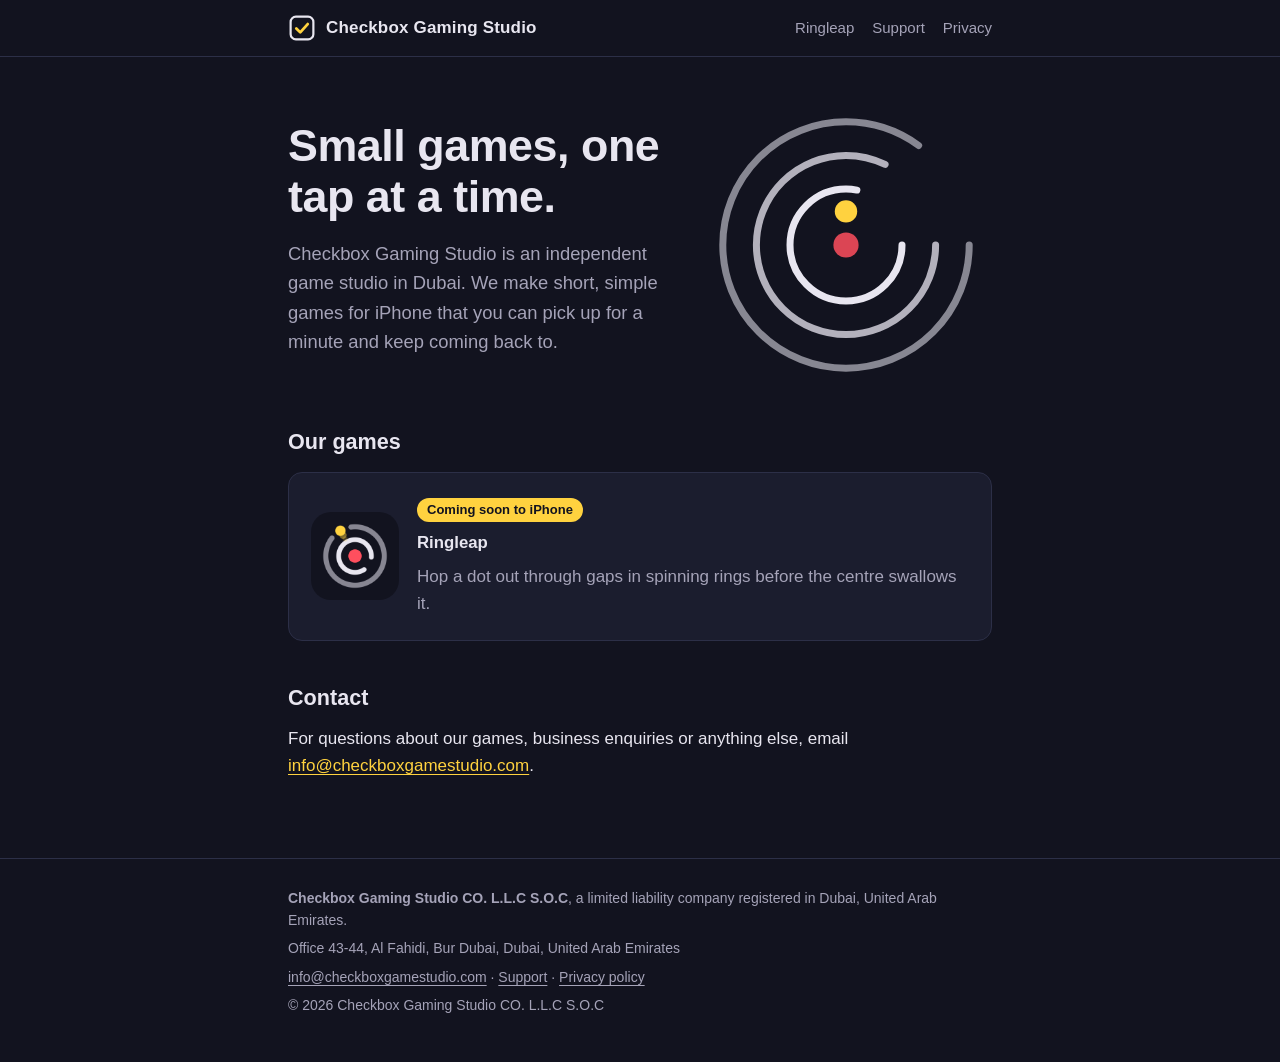
<file: index.html>
<!doctype html>
<html lang="en">
<head>
  <meta charset="utf-8">
  <meta name="viewport" content="width=device-width, initial-scale=1">
  <title>Checkbox Gaming Studio</title>
  <meta name="description" content="Checkbox Gaming Studio is an independent game studio in Dubai making small, simple games for iPhone.">
  <link rel="icon" href="/assets/favicon.svg" type="image/svg+xml">
  <link rel="stylesheet" href="/assets/style.css">
</head>
<body>
  <header class="site-header">
    <div class="wrap">
      <a class="brand" href="/">
        <svg viewBox="0 0 32 32" aria-hidden="true"><rect x="3" y="3" width="26" height="26" rx="6" fill="none" stroke="#e8e6f0" stroke-width="2.5"/><path d="M9.5 16.5l4.5 4.5 8.5-9.5" fill="none" stroke="#ffd23f" stroke-width="3.2" stroke-linecap="round" stroke-linejoin="round"/></svg>
        Checkbox Gaming Studio
      </a>
      <nav class="nav" aria-label="Main">
        <a href="/ringleap/">Ringleap</a>
        <a href="/support/">Support</a>
        <a href="/privacy/">Privacy</a>
      </nav>
    </div>
  </header>

  <main>
    <div class="wrap">
      <section class="hero">
        <div>
          <h1>Small games, one tap at a time.</h1>
          <p class="lead">Checkbox Gaming Studio is an independent game studio in Dubai. We make short, simple games for iPhone that you can pick up for a minute and keep coming back to.</p>
        </div>
        <svg class="orbit" viewBox="0 0 200 200" role="img" aria-label="Rotating rings with gaps, and a yellow dot orbiting inside them">
          <circle class="ring r1" cx="100" cy="100" r="88" stroke-width="5" stroke-dasharray="470 83" opacity="0.55"/>
          <circle class="ring r2" cx="100" cy="100" r="64" stroke-width="5" stroke-dasharray="330 72" opacity="0.75"/>
          <circle class="ring r3" cx="100" cy="100" r="40" stroke-width="5" stroke-dasharray="196 55"/>
          <g class="dot-path"><circle cx="100" cy="76" r="8" fill="#ffd23f"/></g>
          <circle cx="100" cy="100" r="9" fill="#ff4f5e" opacity="0.85"/>
        </svg>
      </section>

      <h2>Our games</h2>
      <a class="card game-card" href="/ringleap/" style="text-decoration:none;color:inherit">
        <img src="/assets/ringleap-icon.png" alt="Ringleap app icon" width="88" height="88">
        <div>
          <span class="badge">Coming soon to iPhone</span>
          <h3>Ringleap</h3>
          <p class="muted">Hop a dot out through gaps in spinning rings before the centre swallows it.</p>
        </div>
      </a>

      <h2>Contact</h2>
      <p>For questions about our games, business enquiries or anything else, email <a href="mailto:info@checkboxgamestudio.com">info@checkboxgamestudio.com</a>.</p>
    </div>
  </main>

  <footer class="site-footer">
    <div class="wrap">
      <p><strong>Checkbox Gaming Studio CO. L.L.C S.O.C</strong>, a limited liability company registered in Dubai, United Arab Emirates.</p>
      <p>Office 43-44, Al Fahidi, Bur Dubai, Dubai, United Arab Emirates</p>
      <p><a href="mailto:info@checkboxgamestudio.com">info@checkboxgamestudio.com</a> · <a href="/support/">Support</a> · <a href="/privacy/">Privacy policy</a></p>
      <p>© 2026 Checkbox Gaming Studio CO. L.L.C S.O.C</p>
    </div>
  </footer>
</body>
</html>
</file>
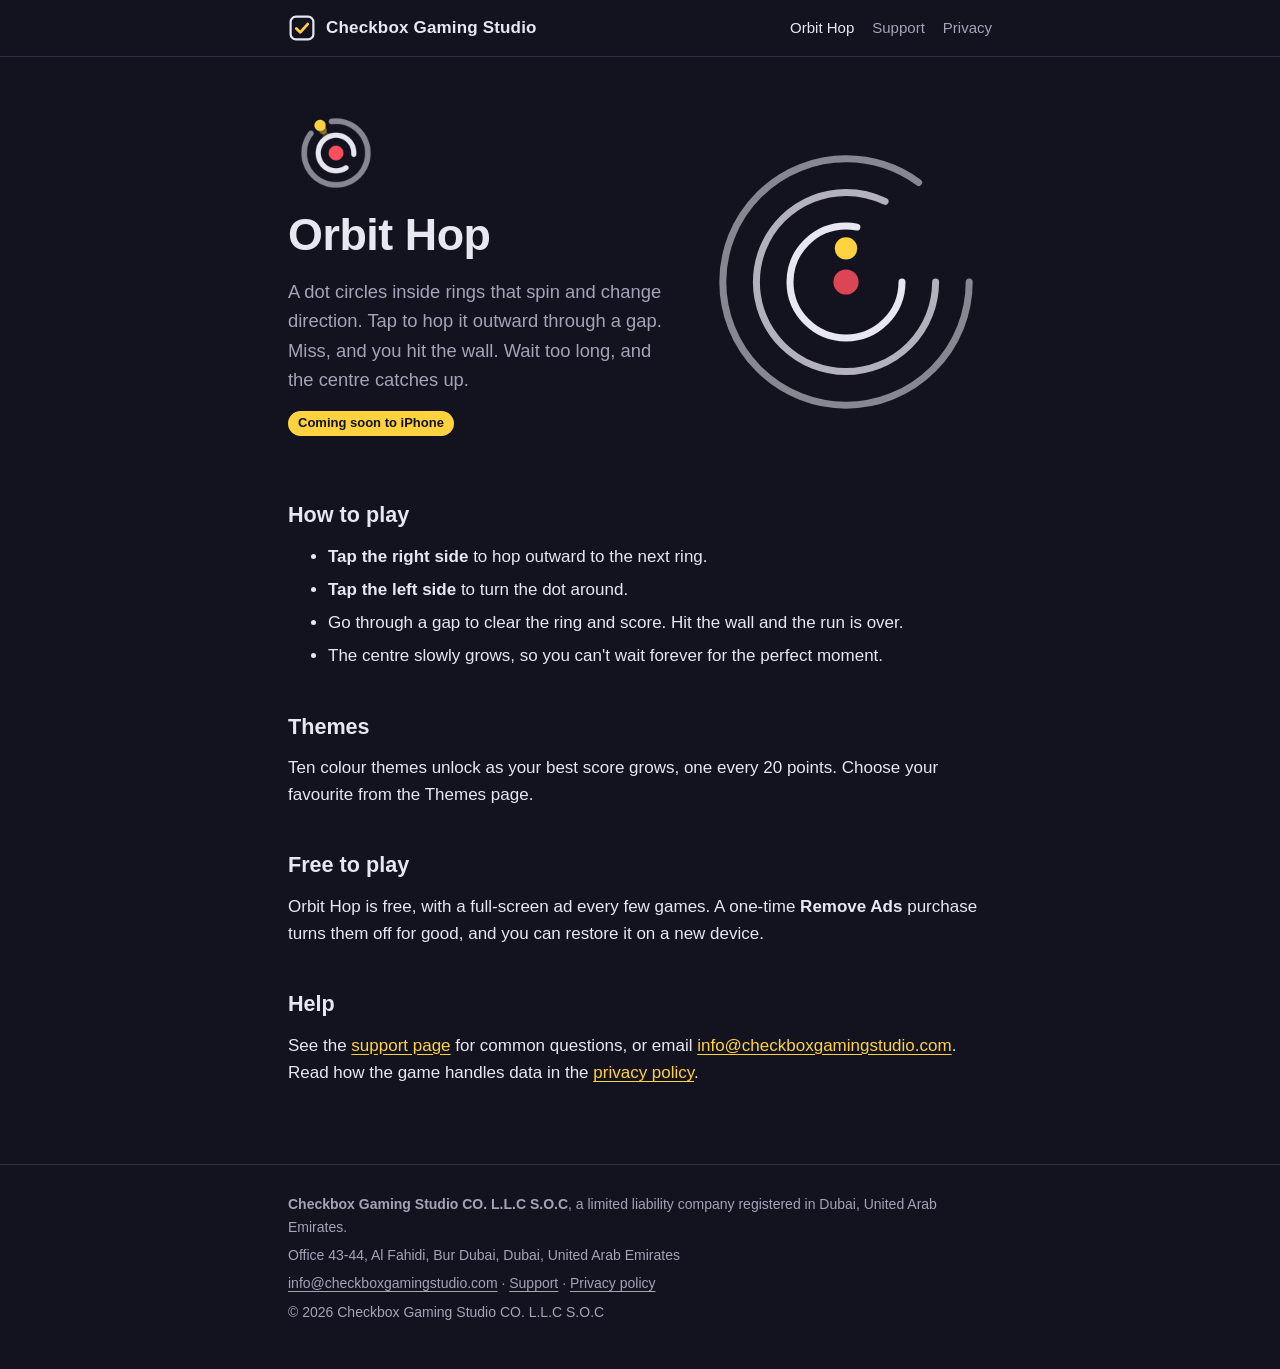
<file: orbit-hop/index.html>
<!doctype html>
<html lang="en">
<head>
  <meta charset="utf-8">
  <meta name="viewport" content="width=device-width, initial-scale=1">
  <title>Orbit Hop · Checkbox Gaming Studio</title>
  <meta name="description" content="Orbit Hop is a one-tap game for iPhone: hop a dot out through gaps in spinning rings before the centre swallows it.">
  <link rel="icon" href="/assets/favicon.svg" type="image/svg+xml">
  <link rel="stylesheet" href="/assets/style.css">
</head>
<body>
  <header class="site-header">
    <div class="wrap">
      <a class="brand" href="/">
        <svg viewBox="0 0 32 32" aria-hidden="true"><rect x="3" y="3" width="26" height="26" rx="6" fill="none" stroke="#e8e6f0" stroke-width="2.5"/><path d="M9.5 16.5l4.5 4.5 8.5-9.5" fill="none" stroke="#ffd23f" stroke-width="3.2" stroke-linecap="round" stroke-linejoin="round"/></svg>
        Checkbox Gaming Studio
      </a>
      <nav class="nav" aria-label="Main">
        <a href="/orbit-hop/" aria-current="page">Orbit Hop</a>
        <a href="/support/">Support</a>
        <a href="/privacy/">Privacy</a>
      </nav>
    </div>
  </header>

  <main>
    <div class="wrap">
      <section class="hero">
        <div>
          <img src="/assets/orbit-hop-icon.png" alt="Orbit Hop app icon" width="96" height="96" style="border-radius:22px">
          <h1>Orbit Hop</h1>
          <p class="lead">A dot circles inside rings that spin and change direction. Tap to hop it outward through a gap. Miss, and you hit the wall. Wait too long, and the centre catches up.</p>
          <p><span class="badge">Coming soon to iPhone</span></p>
        </div>
        <svg class="orbit" viewBox="0 0 200 200" role="img" aria-label="Rotating rings with gaps, and a yellow dot orbiting inside them">
          <circle class="ring r1" cx="100" cy="100" r="88" stroke-width="5" stroke-dasharray="470 83" opacity="0.55"/>
          <circle class="ring r2" cx="100" cy="100" r="64" stroke-width="5" stroke-dasharray="330 72" opacity="0.75"/>
          <circle class="ring r3" cx="100" cy="100" r="40" stroke-width="5" stroke-dasharray="196 55"/>
          <g class="dot-path"><circle cx="100" cy="76" r="8" fill="#ffd23f"/></g>
          <circle cx="100" cy="100" r="9" fill="#ff4f5e" opacity="0.85"/>
        </svg>
      </section>

      <h2>How to play</h2>
      <ul>
        <li><strong>Tap the right side</strong> to hop outward to the next ring.</li>
        <li><strong>Tap the left side</strong> to turn the dot around.</li>
        <li>Go through a gap to clear the ring and score. Hit the wall and the run is over.</li>
        <li>The centre slowly grows, so you can't wait forever for the perfect moment.</li>
      </ul>

      <h2>Themes</h2>
      <p>Ten colour themes unlock as your best score grows, one every 20 points. Choose your favourite from the Themes page.</p>

      <h2>Free to play</h2>
      <p>Orbit Hop is free, with a full-screen ad every few games. A one-time <strong>Remove Ads</strong> purchase turns them off for good, and you can restore it on a new device.</p>

      <h2>Help</h2>
      <p>See the <a href="/support/">support page</a> for common questions, or email <a href="mailto:info@checkboxgamingstudio.com">info@checkboxgamingstudio.com</a>. Read how the game handles data in the <a href="/privacy/">privacy policy</a>.</p>
    </div>
  </main>

  <footer class="site-footer">
    <div class="wrap">
      <p><strong>Checkbox Gaming Studio CO. L.L.C S.O.C</strong>, a limited liability company registered in Dubai, United Arab Emirates.</p>
      <p>Office 43-44, Al Fahidi, Bur Dubai, Dubai, United Arab Emirates</p>
      <p><a href="mailto:info@checkboxgamingstudio.com">info@checkboxgamingstudio.com</a> · <a href="/support/">Support</a> · <a href="/privacy/">Privacy policy</a></p>
      <p>© 2026 Checkbox Gaming Studio CO. L.L.C S.O.C</p>
    </div>
  </footer>
</body>
</html>
</file>
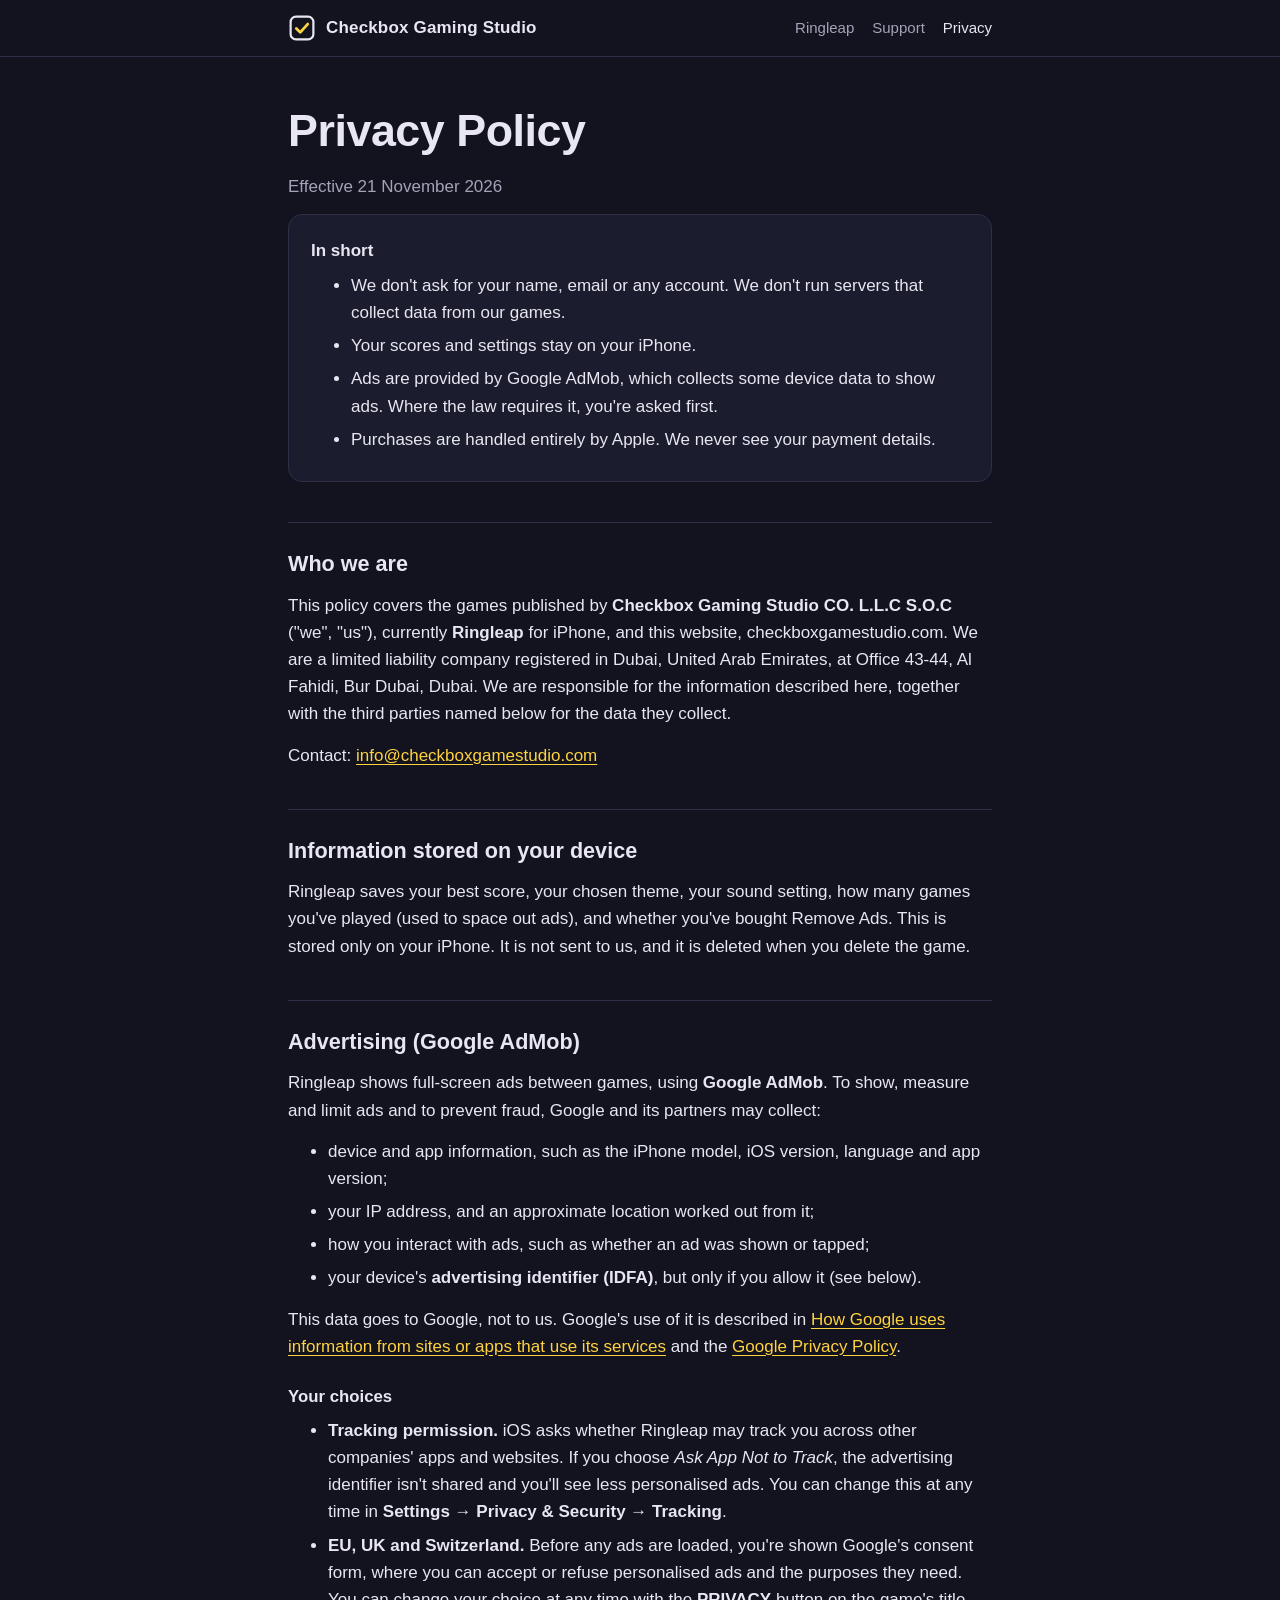
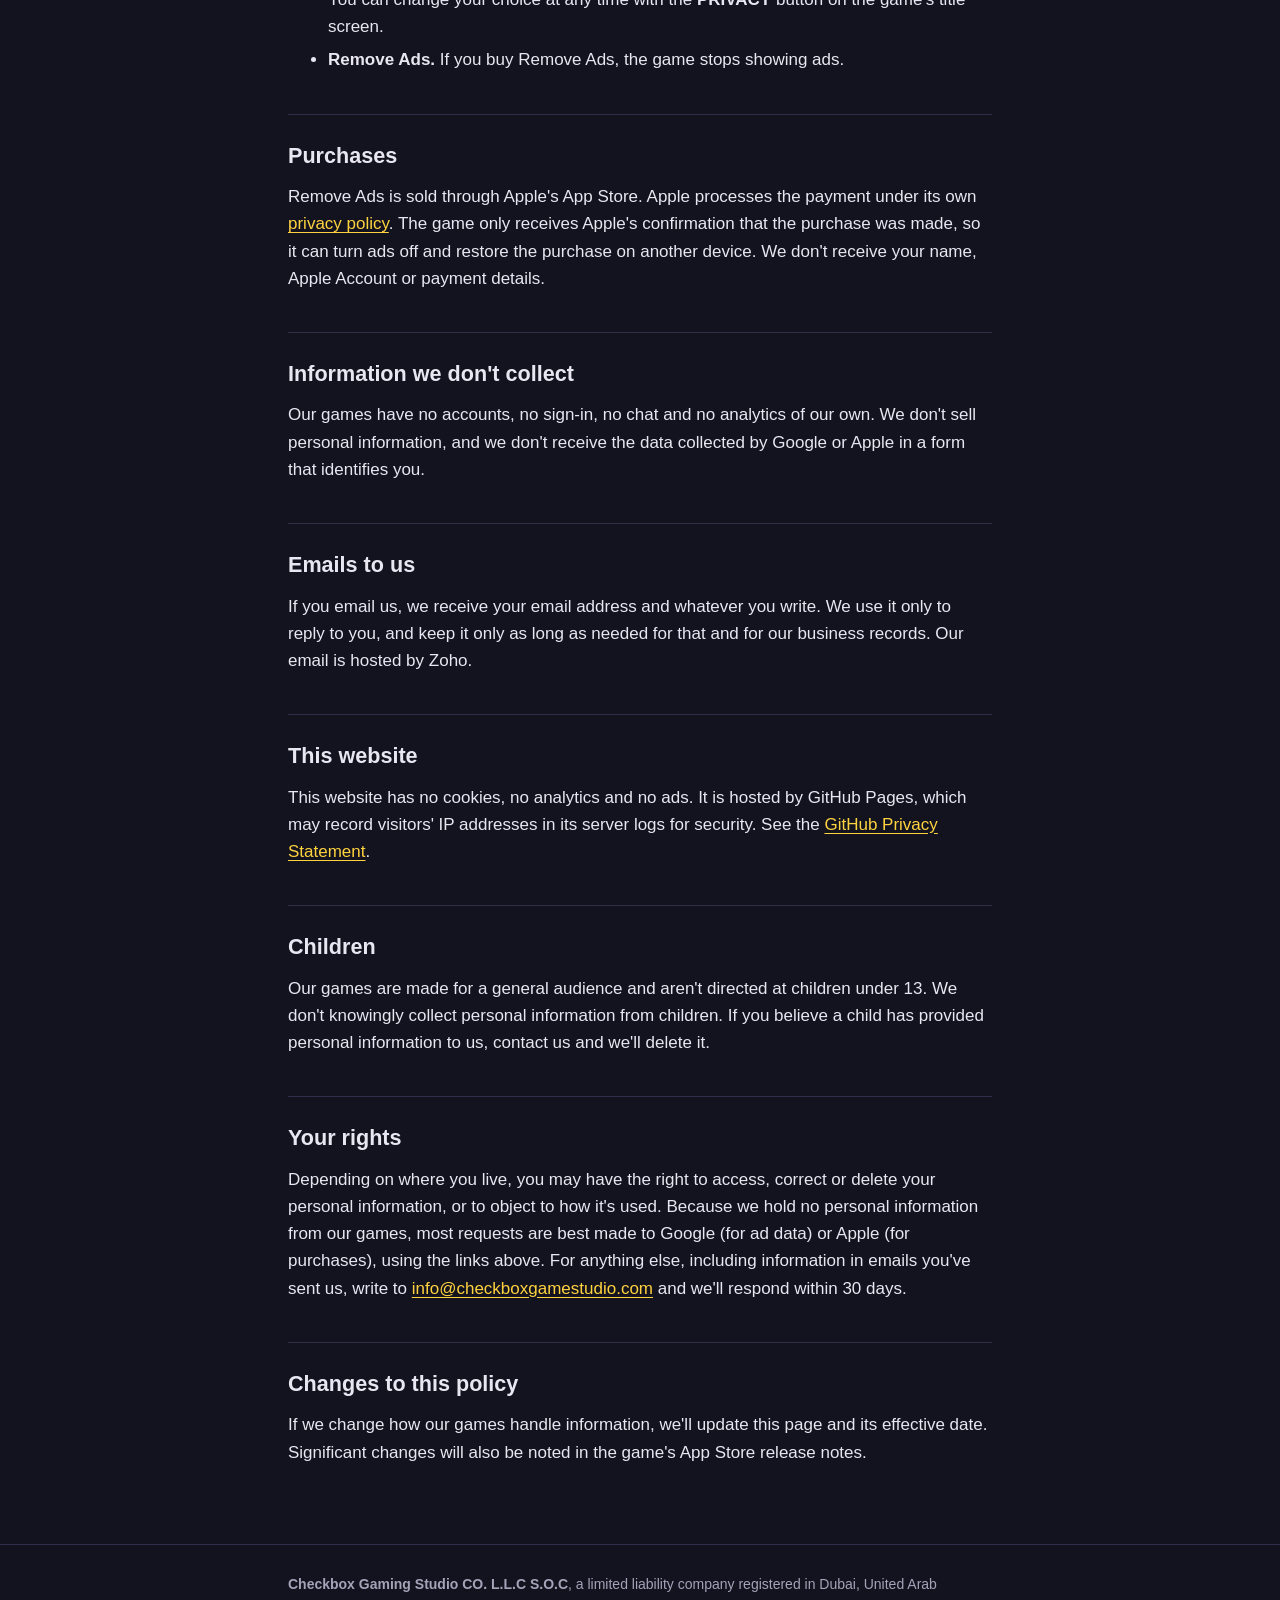
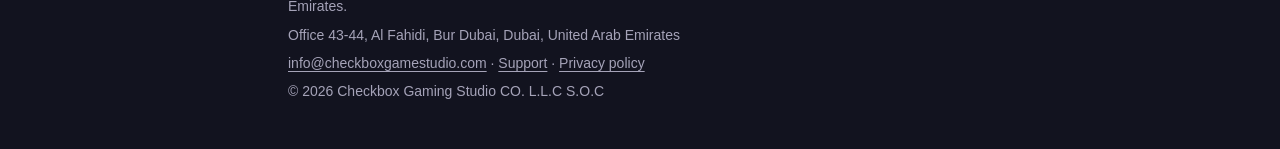
<file: privacy/index.html>
<!doctype html>
<html lang="en">
<head>
  <meta charset="utf-8">
  <meta name="viewport" content="width=device-width, initial-scale=1">
  <title>Privacy Policy · Checkbox Gaming Studio</title>
  <meta name="description" content="How Checkbox Gaming Studio's games and website handle your information.">
  <link rel="icon" href="/assets/favicon.svg" type="image/svg+xml">
  <link rel="stylesheet" href="/assets/style.css">
</head>
<body>
  <header class="site-header">
    <div class="wrap">
      <a class="brand" href="/">
        <svg viewBox="0 0 32 32" aria-hidden="true"><rect x="3" y="3" width="26" height="26" rx="6" fill="none" stroke="#e8e6f0" stroke-width="2.5"/><path d="M9.5 16.5l4.5 4.5 8.5-9.5" fill="none" stroke="#ffd23f" stroke-width="3.2" stroke-linecap="round" stroke-linejoin="round"/></svg>
        Checkbox Gaming Studio
      </a>
      <nav class="nav" aria-label="Main">
        <a href="/ringleap/">Ringleap</a>
        <a href="/support/">Support</a>
        <a href="/privacy/" aria-current="page">Privacy</a>
      </nav>
    </div>
  </header>

  <main class="legal">
    <div class="wrap">
      <h1>Privacy Policy</h1>
      <p class="muted">Effective 21 November 2026</p>

      <div class="card">
        <p style="margin-bottom:8px"><strong>In short</strong></p>
        <ul style="margin:0">
          <li>We don't ask for your name, email or any account. We don't run servers that collect data from our games.</li>
          <li>Your scores and settings stay on your iPhone.</li>
          <li>Ads are provided by Google AdMob, which collects some device data to show ads. Where the law requires it, you're asked first.</li>
          <li>Purchases are handled entirely by Apple. We never see your payment details.</li>
        </ul>
      </div>

      <h2>Who we are</h2>
      <p>This policy covers the games published by <strong>Checkbox Gaming Studio CO. L.L.C S.O.C</strong> ("we", "us"), currently <strong>Ringleap</strong> for iPhone, and this website, checkboxgamestudio.com. We are a limited liability company registered in Dubai, United Arab Emirates, at Office 43-44, Al Fahidi, Bur Dubai, Dubai. We are responsible for the information described here, together with the third parties named below for the data they collect.</p>
      <p>Contact: <a href="mailto:info@checkboxgamestudio.com">info@checkboxgamestudio.com</a></p>

      <h2>Information stored on your device</h2>
      <p>Ringleap saves your best score, your chosen theme, your sound setting, how many games you've played (used to space out ads), and whether you've bought Remove Ads. This is stored only on your iPhone. It is not sent to us, and it is deleted when you delete the game.</p>

      <h2>Advertising (Google AdMob)</h2>
      <p>Ringleap shows full-screen ads between games, using <strong>Google AdMob</strong>. To show, measure and limit ads and to prevent fraud, Google and its partners may collect:</p>
      <ul>
        <li>device and app information, such as the iPhone model, iOS version, language and app version;</li>
        <li>your IP address, and an approximate location worked out from it;</li>
        <li>how you interact with ads, such as whether an ad was shown or tapped;</li>
        <li>your device's <strong>advertising identifier (IDFA)</strong>, but only if you allow it (see below).</li>
      </ul>
      <p>This data goes to Google, not to us. Google's use of it is described in <a href="https://policies.google.com/technologies/partner-sites">How Google uses information from sites or apps that use its services</a> and the <a href="https://policies.google.com/privacy">Google Privacy Policy</a>.</p>

      <h3>Your choices</h3>
      <ul>
        <li><strong>Tracking permission.</strong> iOS asks whether Ringleap may track you across other companies' apps and websites. If you choose <em>Ask App Not to Track</em>, the advertising identifier isn't shared and you'll see less personalised ads. You can change this at any time in <strong>Settings → Privacy &amp; Security → Tracking</strong>.</li>
        <li><strong>EU, UK and Switzerland.</strong> Before any ads are loaded, you're shown Google's consent form, where you can accept or refuse personalised ads and the purposes they need. You can change your choice at any time with the <strong>PRIVACY</strong> button on the game's title screen.</li>
        <li><strong>Remove Ads.</strong> If you buy Remove Ads, the game stops showing ads.</li>
      </ul>

      <h2>Purchases</h2>
      <p>Remove Ads is sold through Apple's App Store. Apple processes the payment under its own <a href="https://www.apple.com/legal/privacy/">privacy policy</a>. The game only receives Apple's confirmation that the purchase was made, so it can turn ads off and restore the purchase on another device. We don't receive your name, Apple Account or payment details.</p>

      <h2>Information we don't collect</h2>
      <p>Our games have no accounts, no sign-in, no chat and no analytics of our own. We don't sell personal information, and we don't receive the data collected by Google or Apple in a form that identifies you.</p>

      <h2>Emails to us</h2>
      <p>If you email us, we receive your email address and whatever you write. We use it only to reply to you, and keep it only as long as needed for that and for our business records. Our email is hosted by Zoho.</p>

      <h2>This website</h2>
      <p>This website has no cookies, no analytics and no ads. It is hosted by GitHub Pages, which may record visitors' IP addresses in its server logs for security. See the <a href="https://docs.github.com/en/site-policy/privacy-policies/github-general-privacy-statement">GitHub Privacy Statement</a>.</p>

      <h2>Children</h2>
      <p>Our games are made for a general audience and aren't directed at children under 13. We don't knowingly collect personal information from children. If you believe a child has provided personal information to us, contact us and we'll delete it.</p>

      <h2>Your rights</h2>
      <p>Depending on where you live, you may have the right to access, correct or delete your personal information, or to object to how it's used. Because we hold no personal information from our games, most requests are best made to Google (for ad data) or Apple (for purchases), using the links above. For anything else, including information in emails you've sent us, write to <a href="mailto:info@checkboxgamestudio.com">info@checkboxgamestudio.com</a> and we'll respond within 30 days.</p>

      <h2>Changes to this policy</h2>
      <p>If we change how our games handle information, we'll update this page and its effective date. Significant changes will also be noted in the game's App Store release notes.</p>
    </div>
  </main>

  <footer class="site-footer">
    <div class="wrap">
      <p><strong>Checkbox Gaming Studio CO. L.L.C S.O.C</strong>, a limited liability company registered in Dubai, United Arab Emirates.</p>
      <p>Office 43-44, Al Fahidi, Bur Dubai, Dubai, United Arab Emirates</p>
      <p><a href="mailto:info@checkboxgamestudio.com">info@checkboxgamestudio.com</a> · <a href="/support/">Support</a> · <a href="/privacy/">Privacy policy</a></p>
      <p>© 2026 Checkbox Gaming Studio CO. L.L.C S.O.C</p>
    </div>
  </footer>
</body>
</html>
</file>
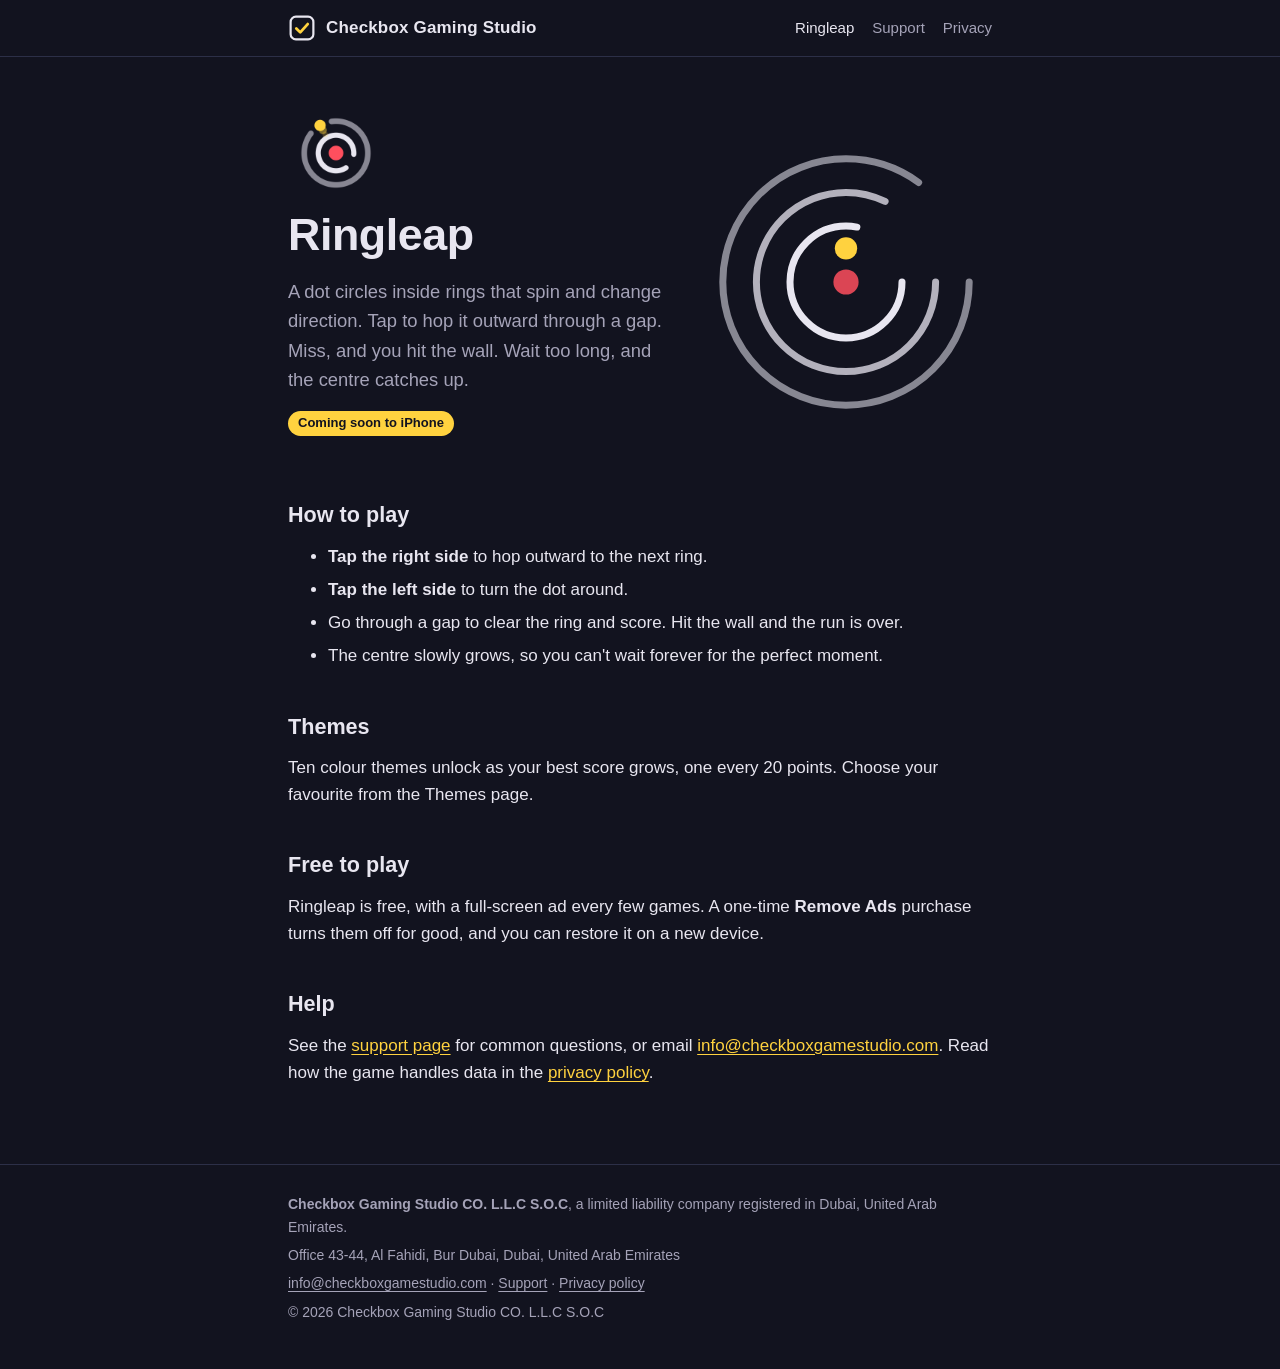
<file: ringleap/index.html>
<!doctype html>
<html lang="en">
<head>
  <meta charset="utf-8">
  <meta name="viewport" content="width=device-width, initial-scale=1">
  <title>Ringleap · Checkbox Gaming Studio</title>
  <meta name="description" content="Ringleap is a one-tap game for iPhone: hop a dot out through gaps in spinning rings before the centre swallows it.">
  <link rel="icon" href="/assets/favicon.svg" type="image/svg+xml">
  <link rel="stylesheet" href="/assets/style.css">
</head>
<body>
  <header class="site-header">
    <div class="wrap">
      <a class="brand" href="/">
        <svg viewBox="0 0 32 32" aria-hidden="true"><rect x="3" y="3" width="26" height="26" rx="6" fill="none" stroke="#e8e6f0" stroke-width="2.5"/><path d="M9.5 16.5l4.5 4.5 8.5-9.5" fill="none" stroke="#ffd23f" stroke-width="3.2" stroke-linecap="round" stroke-linejoin="round"/></svg>
        Checkbox Gaming Studio
      </a>
      <nav class="nav" aria-label="Main">
        <a href="/ringleap/" aria-current="page">Ringleap</a>
        <a href="/support/">Support</a>
        <a href="/privacy/">Privacy</a>
      </nav>
    </div>
  </header>

  <main>
    <div class="wrap">
      <section class="hero">
        <div>
          <img src="/assets/ringleap-icon.png" alt="Ringleap app icon" width="96" height="96" style="border-radius:22px">
          <h1>Ringleap</h1>
          <p class="lead">A dot circles inside rings that spin and change direction. Tap to hop it outward through a gap. Miss, and you hit the wall. Wait too long, and the centre catches up.</p>
          <p><span class="badge">Coming soon to iPhone</span></p>
        </div>
        <svg class="orbit" viewBox="0 0 200 200" role="img" aria-label="Rotating rings with gaps, and a yellow dot orbiting inside them">
          <circle class="ring r1" cx="100" cy="100" r="88" stroke-width="5" stroke-dasharray="470 83" opacity="0.55"/>
          <circle class="ring r2" cx="100" cy="100" r="64" stroke-width="5" stroke-dasharray="330 72" opacity="0.75"/>
          <circle class="ring r3" cx="100" cy="100" r="40" stroke-width="5" stroke-dasharray="196 55"/>
          <g class="dot-path"><circle cx="100" cy="76" r="8" fill="#ffd23f"/></g>
          <circle cx="100" cy="100" r="9" fill="#ff4f5e" opacity="0.85"/>
        </svg>
      </section>

      <h2>How to play</h2>
      <ul>
        <li><strong>Tap the right side</strong> to hop outward to the next ring.</li>
        <li><strong>Tap the left side</strong> to turn the dot around.</li>
        <li>Go through a gap to clear the ring and score. Hit the wall and the run is over.</li>
        <li>The centre slowly grows, so you can't wait forever for the perfect moment.</li>
      </ul>

      <h2>Themes</h2>
      <p>Ten colour themes unlock as your best score grows, one every 20 points. Choose your favourite from the Themes page.</p>

      <h2>Free to play</h2>
      <p>Ringleap is free, with a full-screen ad every few games. A one-time <strong>Remove Ads</strong> purchase turns them off for good, and you can restore it on a new device.</p>

      <h2>Help</h2>
      <p>See the <a href="/support/">support page</a> for common questions, or email <a href="mailto:info@checkboxgamestudio.com">info@checkboxgamestudio.com</a>. Read how the game handles data in the <a href="/privacy/">privacy policy</a>.</p>
    </div>
  </main>

  <footer class="site-footer">
    <div class="wrap">
      <p><strong>Checkbox Gaming Studio CO. L.L.C S.O.C</strong>, a limited liability company registered in Dubai, United Arab Emirates.</p>
      <p>Office 43-44, Al Fahidi, Bur Dubai, Dubai, United Arab Emirates</p>
      <p><a href="mailto:info@checkboxgamestudio.com">info@checkboxgamestudio.com</a> · <a href="/support/">Support</a> · <a href="/privacy/">Privacy policy</a></p>
      <p>© 2026 Checkbox Gaming Studio CO. L.L.C S.O.C</p>
    </div>
  </footer>
</body>
</html>
</file>
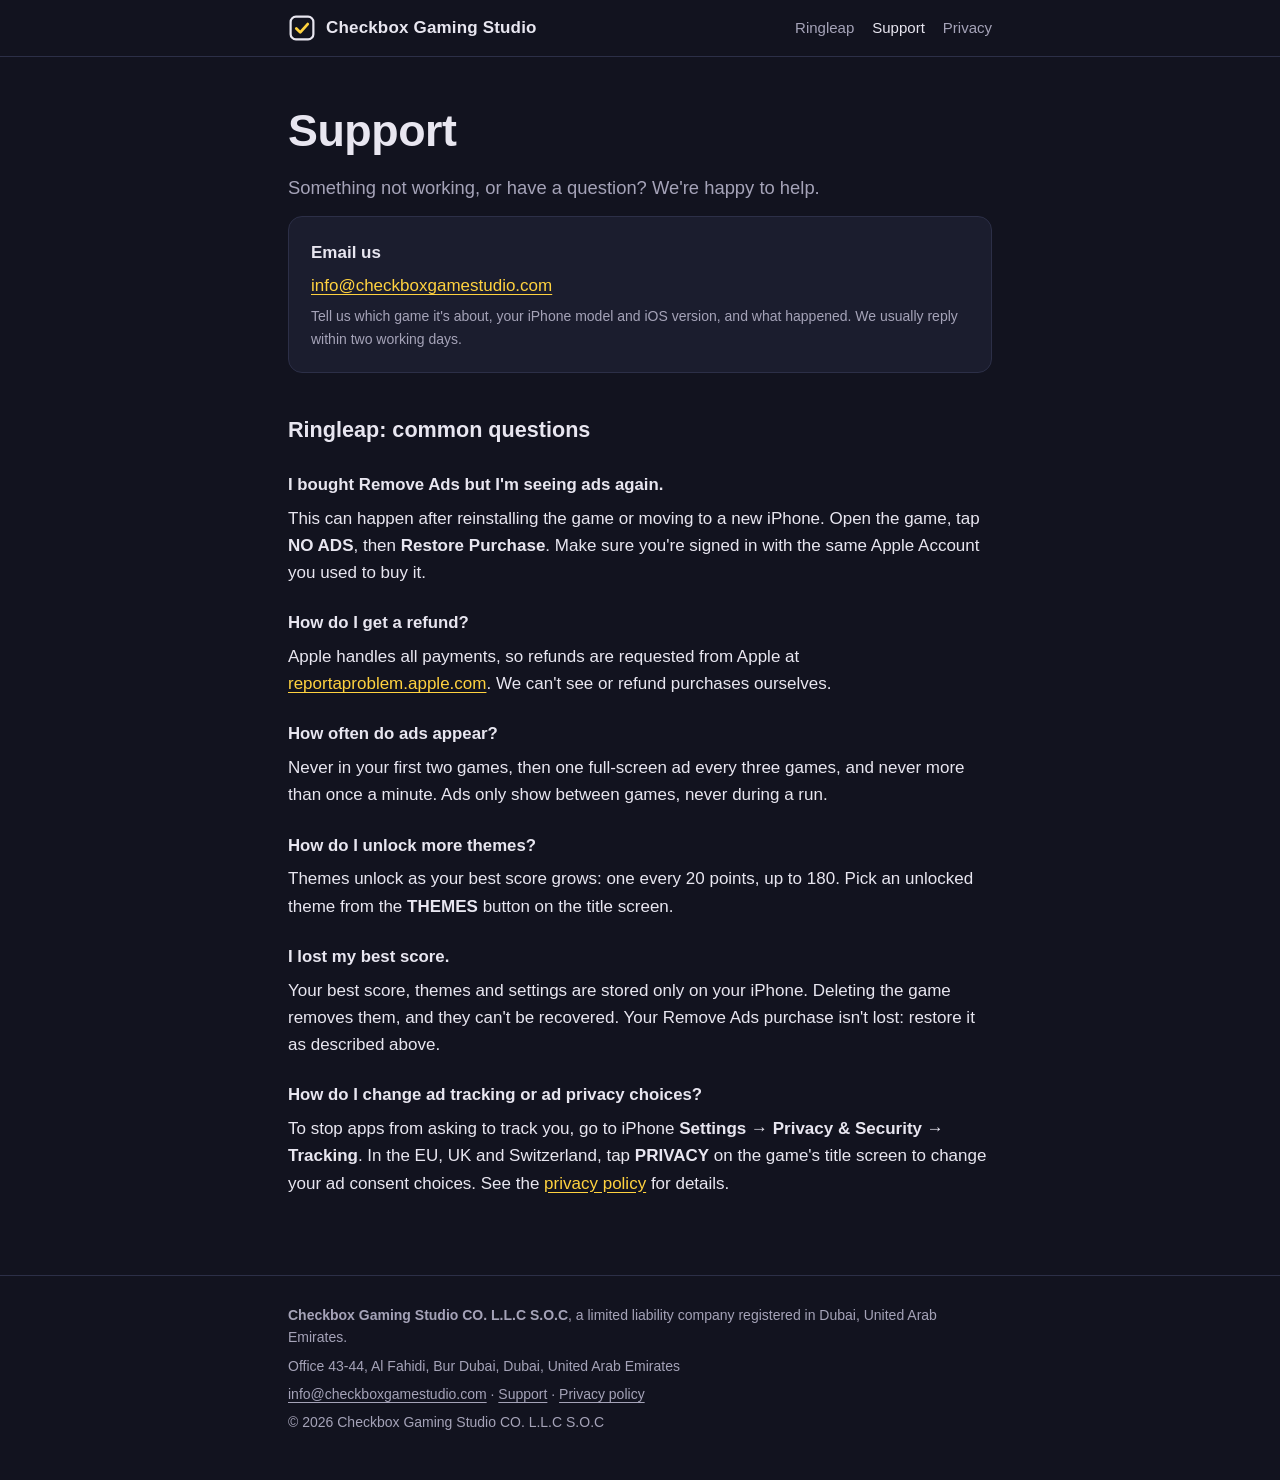
<file: support/index.html>
<!doctype html>
<html lang="en">
<head>
  <meta charset="utf-8">
  <meta name="viewport" content="width=device-width, initial-scale=1">
  <title>Support · Checkbox Gaming Studio</title>
  <meta name="description" content="Help with Ringleap and other Checkbox Gaming Studio games, and how to contact us.">
  <link rel="icon" href="/assets/favicon.svg" type="image/svg+xml">
  <link rel="stylesheet" href="/assets/style.css">
</head>
<body>
  <header class="site-header">
    <div class="wrap">
      <a class="brand" href="/">
        <svg viewBox="0 0 32 32" aria-hidden="true"><rect x="3" y="3" width="26" height="26" rx="6" fill="none" stroke="#e8e6f0" stroke-width="2.5"/><path d="M9.5 16.5l4.5 4.5 8.5-9.5" fill="none" stroke="#ffd23f" stroke-width="3.2" stroke-linecap="round" stroke-linejoin="round"/></svg>
        Checkbox Gaming Studio
      </a>
      <nav class="nav" aria-label="Main">
        <a href="/ringleap/">Ringleap</a>
        <a href="/support/" aria-current="page">Support</a>
        <a href="/privacy/">Privacy</a>
      </nav>
    </div>
  </header>

  <main>
    <div class="wrap">
      <h1>Support</h1>
      <p class="lead">Something not working, or have a question? We're happy to help.</p>

      <div class="card">
        <p style="margin-bottom:6px"><strong>Email us</strong></p>
        <p style="margin-bottom:6px"><a href="mailto:info@checkboxgamestudio.com?subject=Ringleap%20support">info@checkboxgamestudio.com</a></p>
        <p class="muted small" style="margin:0">Tell us which game it's about, your iPhone model and iOS version, and what happened. We usually reply within two working days.</p>
      </div>

      <h2>Ringleap: common questions</h2>

      <h3>I bought Remove Ads but I'm seeing ads again.</h3>
      <p>This can happen after reinstalling the game or moving to a new iPhone. Open the game, tap <strong>NO ADS</strong>, then <strong>Restore Purchase</strong>. Make sure you're signed in with the same Apple Account you used to buy it.</p>

      <h3>How do I get a refund?</h3>
      <p>Apple handles all payments, so refunds are requested from Apple at <a href="https://reportaproblem.apple.com">reportaproblem.apple.com</a>. We can't see or refund purchases ourselves.</p>

      <h3>How often do ads appear?</h3>
      <p>Never in your first two games, then one full-screen ad every three games, and never more than once a minute. Ads only show between games, never during a run.</p>

      <h3>How do I unlock more themes?</h3>
      <p>Themes unlock as your best score grows: one every 20 points, up to 180. Pick an unlocked theme from the <strong>THEMES</strong> button on the title screen.</p>

      <h3>I lost my best score.</h3>
      <p>Your best score, themes and settings are stored only on your iPhone. Deleting the game removes them, and they can't be recovered. Your Remove Ads purchase isn't lost: restore it as described above.</p>

      <h3>How do I change ad tracking or ad privacy choices?</h3>
      <p>To stop apps from asking to track you, go to iPhone <strong>Settings → Privacy &amp; Security → Tracking</strong>. In the EU, UK and Switzerland, tap <strong>PRIVACY</strong> on the game's title screen to change your ad consent choices. See the <a href="/privacy/">privacy policy</a> for details.</p>
    </div>
  </main>

  <footer class="site-footer">
    <div class="wrap">
      <p><strong>Checkbox Gaming Studio CO. L.L.C S.O.C</strong>, a limited liability company registered in Dubai, United Arab Emirates.</p>
      <p>Office 43-44, Al Fahidi, Bur Dubai, Dubai, United Arab Emirates</p>
      <p><a href="mailto:info@checkboxgamestudio.com">info@checkboxgamestudio.com</a> · <a href="/support/">Support</a> · <a href="/privacy/">Privacy policy</a></p>
      <p>© 2026 Checkbox Gaming Studio CO. L.L.C S.O.C</p>
    </div>
  </footer>
</body>
</html>
</file>
<file: assets/style.css>
/* Checkbox Gaming Studio: colours from Ringleap's "Night" theme. */
:root {
  --bg: #12131f;
  --surface: #1b1d2e;
  --line: #2c2f47;
  --text: #e8e6f0;
  --muted: #a5a3b8;
  --accent: #ffd23f;
  --alert: #ff4f5e;
  --radius: 14px;
  --max: 46rem;
  color-scheme: dark;
}

* { box-sizing: border-box; }

html { -webkit-text-size-adjust: 100%; }

body {
  margin: 0;
  background: var(--bg);
  color: var(--text);
  font: 17px/1.6 -apple-system, BlinkMacSystemFont, "Segoe UI", Roboto, "Helvetica Neue", Arial, sans-serif;
}

a { color: var(--accent); text-underline-offset: 0.18em; }
a:hover { text-decoration-thickness: 2px; }
a:focus-visible { outline: 2px solid var(--accent); outline-offset: 3px; border-radius: 4px; }

.wrap { max-width: var(--max); margin: 0 auto; padding: 0 16px; }

/* Header */
.site-header { border-bottom: 1px solid var(--line); }
.site-header .wrap {
  display: flex; align-items: center; justify-content: space-between;
  gap: 16px; flex-wrap: wrap; padding-top: 14px; padding-bottom: 14px;
}
.brand {
  display: flex; align-items: center; gap: 10px;
  color: var(--text); text-decoration: none; font-weight: 700; letter-spacing: 0.01em;
}
.brand svg { width: 28px; height: 28px; flex: none; }
.nav { display: flex; gap: 18px; flex-wrap: wrap; font-size: 15px; }
.nav a { color: var(--muted); text-decoration: none; }
.nav a:hover, .nav a[aria-current="page"] { color: var(--text); }

/* Content */
main { padding: 48px 0 64px; }
h1 { font-size: clamp(2rem, 6vw, 2.8rem); line-height: 1.15; margin: 0 0 16px; letter-spacing: -0.01em; }
h2 { font-size: 1.35rem; margin: 40px 0 10px; }
h3 { font-size: 1.05rem; margin: 24px 0 6px; }
p, ul, ol { margin: 0 0 14px; }
li { margin-bottom: 6px; }
.lead { font-size: 1.15rem; color: var(--muted); max-width: 36rem; }
.muted { color: var(--muted); }
.small { font-size: 14px; }

.hero { display: grid; gap: 32px; align-items: center; }
@media (min-width: 720px) { .hero { grid-template-columns: 1.3fr 1fr; } }

.card {
  background: var(--surface); border: 1px solid var(--line); border-radius: var(--radius);
  padding: 22px;
}
.game-card { display: flex; gap: 18px; align-items: center; margin-top: 12px; }
.game-card img { width: 88px; height: 88px; border-radius: 20px; flex: none; }
.game-card h3 { margin-top: 0; }
.game-card p { margin-bottom: 0; }

.badge {
  display: inline-block; font-size: 13px; font-weight: 600; color: var(--bg);
  background: var(--accent); border-radius: 999px; padding: 2px 10px; margin-bottom: 8px;
}

.button {
  display: inline-block; background: var(--accent); color: var(--bg); font-weight: 700;
  text-decoration: none; padding: 10px 18px; border-radius: 999px;
}

dl.facts { display: grid; grid-template-columns: max-content 1fr; gap: 6px 18px; margin: 0; }
dl.facts dt { color: var(--muted); }
dl.facts dd { margin: 0; }
@media (max-width: 480px) {
  dl.facts { grid-template-columns: 1fr; }
  dl.facts dd { margin-bottom: 8px; }
}

/* The orbit drawing */
.orbit { width: 100%; max-width: 200px; justify-self: center; }
@media (min-width: 720px) { .orbit { max-width: 280px; } }
.orbit .ring { fill: none; stroke: var(--text); stroke-linecap: round; transform-origin: 100px 100px; }
.orbit .r1 { animation: spin 14s linear infinite; }
.orbit .r2 { animation: spin 10s linear infinite reverse; }
.orbit .r3 { animation: spin 7s linear infinite; }
.orbit .dot-path { transform-origin: 100px 100px; animation: spin 3.2s linear infinite; }
@keyframes spin { to { transform: rotate(360deg); } }
@media (prefers-reduced-motion: reduce) {
  .orbit .ring, .orbit .dot-path { animation: none; }
}

/* Legal pages */
.legal h2 { border-top: 1px solid var(--line); padding-top: 24px; }

/* Footer */
.site-footer { border-top: 1px solid var(--line); padding: 28px 0 40px; font-size: 14px; color: var(--muted); }
.site-footer p { margin-bottom: 6px; }
.site-footer a { color: var(--muted); }
.site-footer a:hover { color: var(--text); }
</file>
